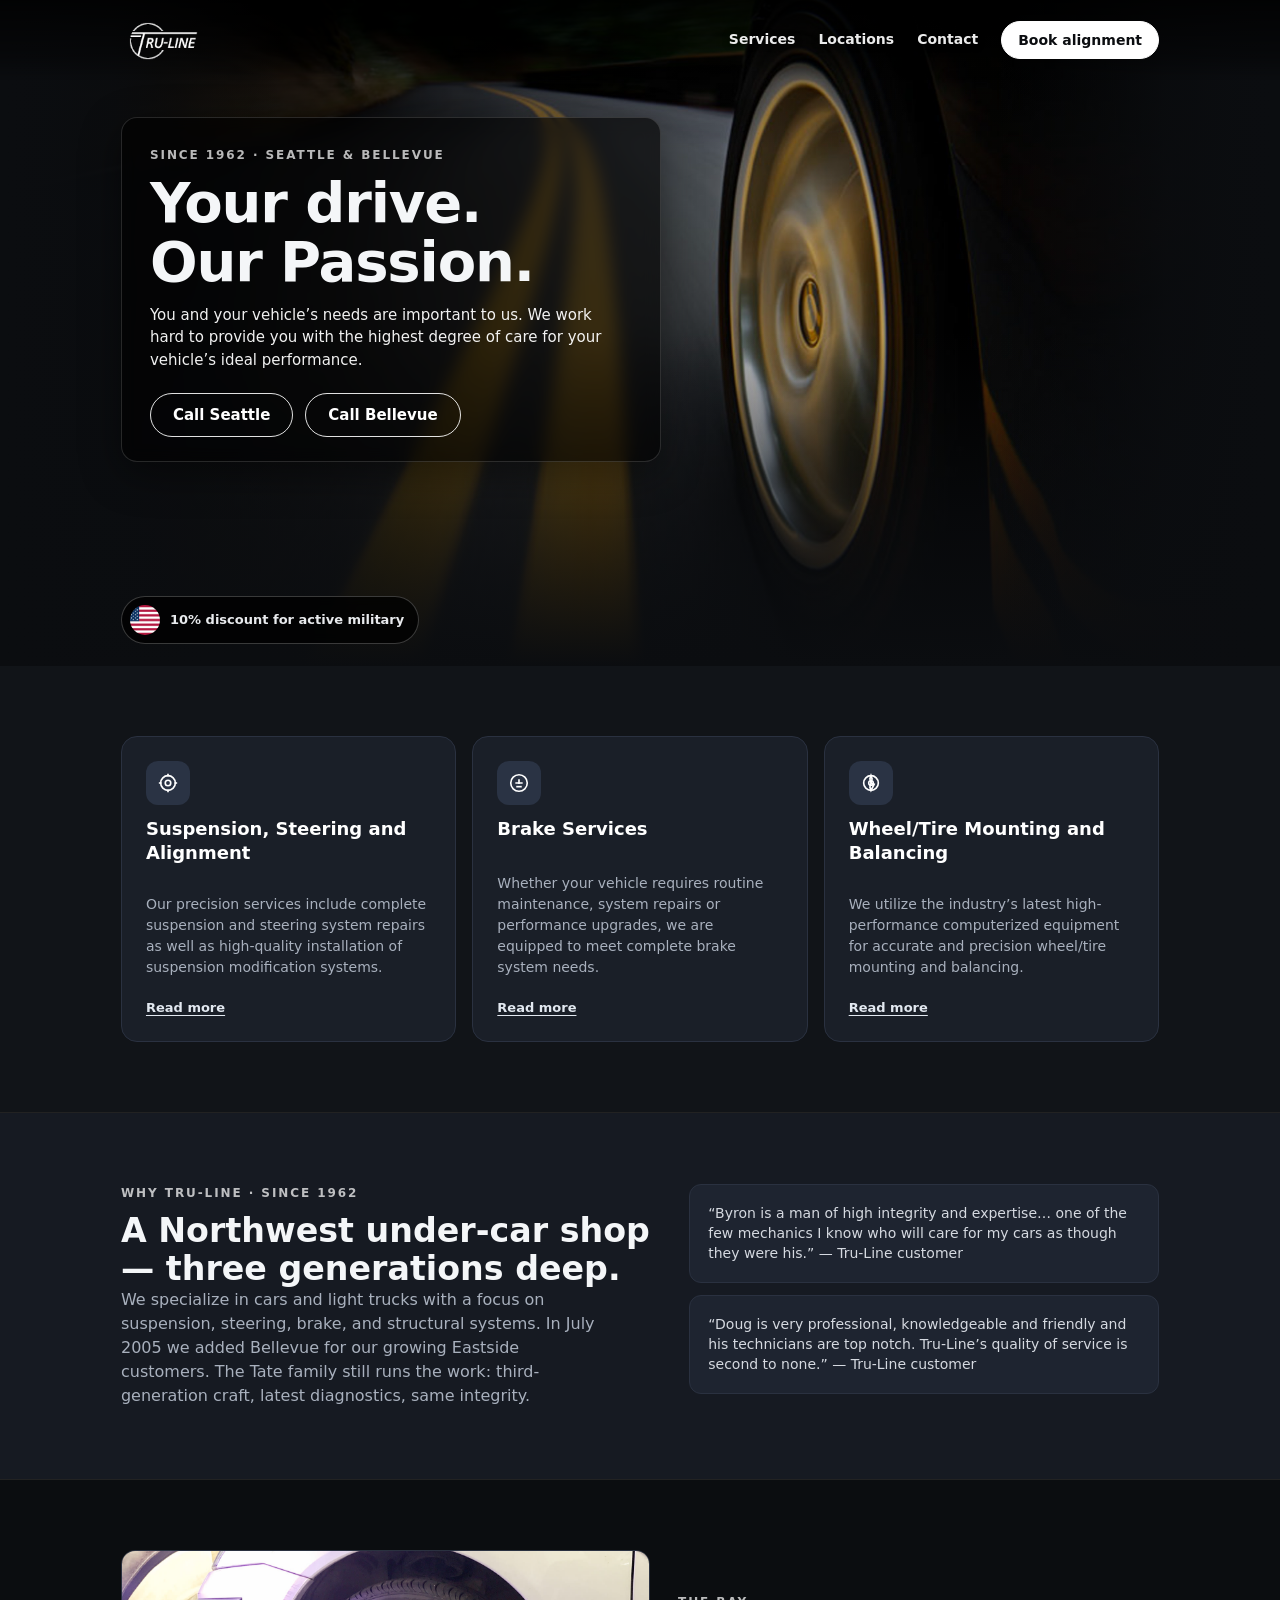
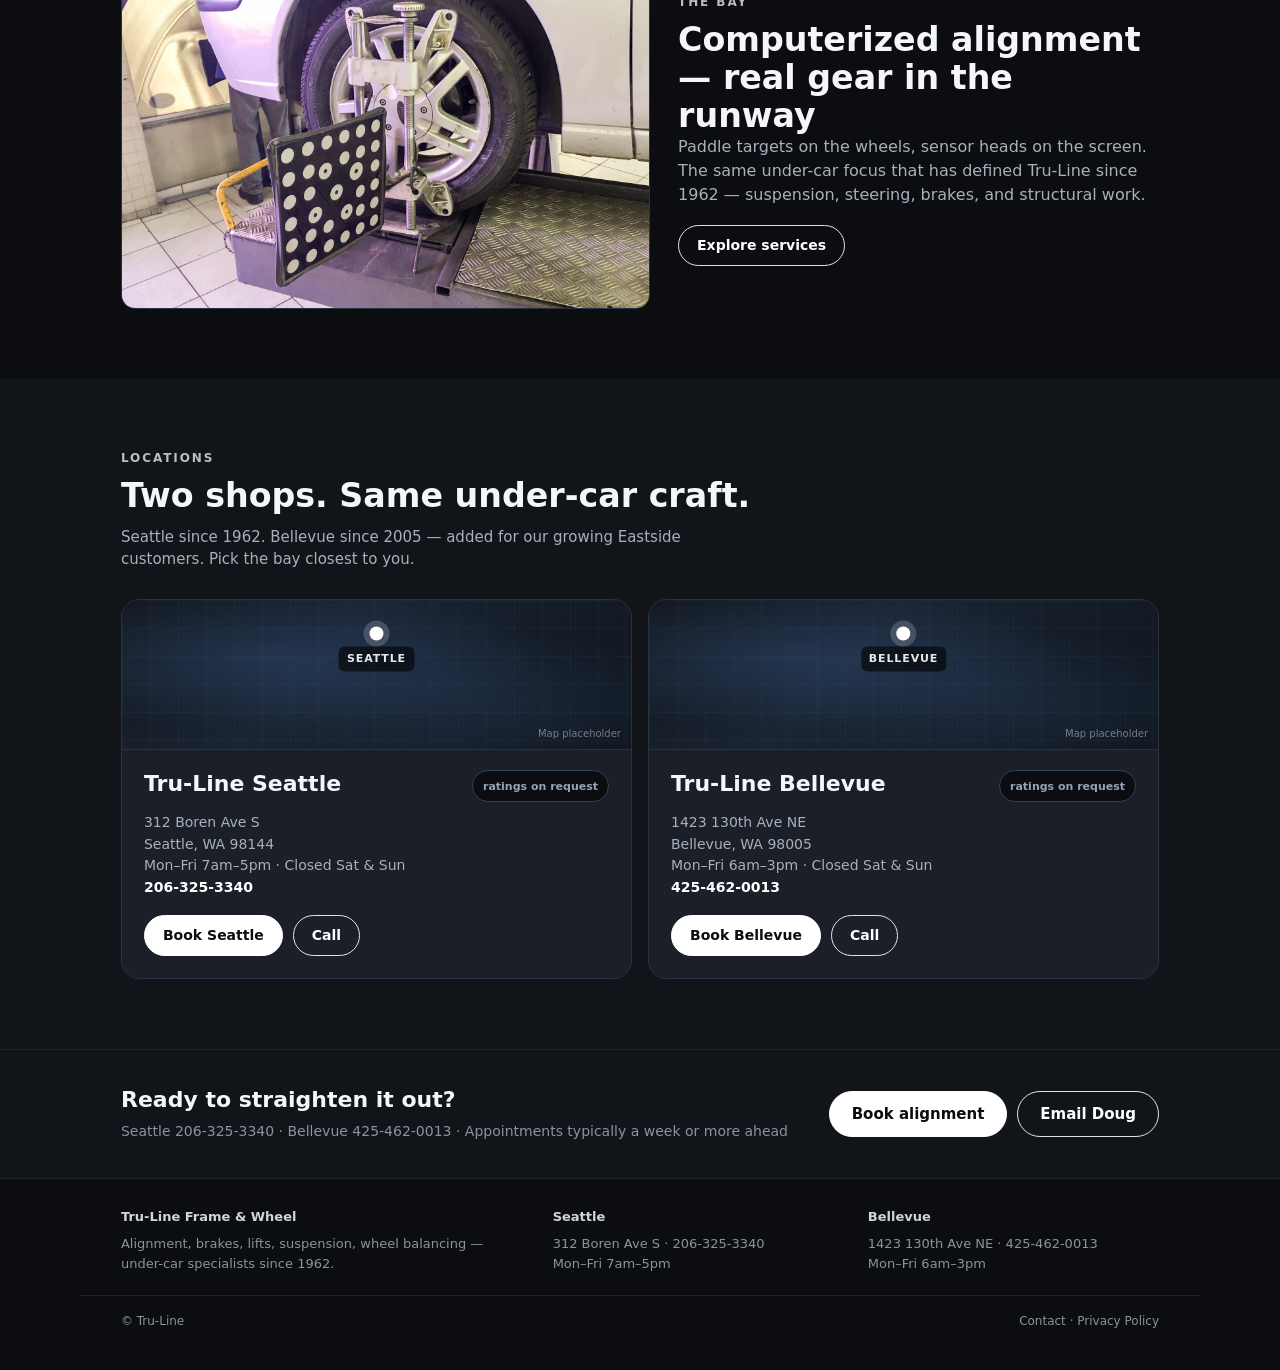
<file: index.html>
<!DOCTYPE html>
<html lang="en">
<head>
<meta charset="utf-8"/>
<meta name="viewport" content="width=device-width, initial-scale=1"/>
<title>Tru-Line Frame &amp; Wheel — Seattle &amp; Bellevue Alignment</title>
<meta name="description" content="Since 1962. Precision alignment, suspension, brakes, and under-car craft in Seattle and Bellevue. Doug Tate · Tru-Line."/>
<link rel="stylesheet" href="css/site.css"/>
<link rel="icon" href="assets/truline-logo.png"/>
</head>
<body>

<header class="site-header">
  <div class="nav-inner">
    <a class="logo" href="index.html"><img src="assets/truline-logo.png" alt="Tru-Line Frame &amp; Wheel"/></a>
    <button class="nav-toggle" type="button" aria-expanded="false" aria-controls="nav-menu">Menu</button>
    <nav class="nav-links" id="nav-menu">
      <a href="services.html">Services</a>
      <a href="locations.html">Locations</a>
      <a href="contact.html">Contact</a>
      <a class="btn" href="contact.html#book">Book alignment</a>
    </nav>
  </div>
</header>

<section class="hero">
  <div class="hero-photo" aria-hidden="true"></div>
  <div class="hero-inner">
    <div class="hero-copy">
      <div class="eyebrow">Since 1962 · Seattle &amp; Bellevue</div>
      <h1>Your drive.<br>Our Passion.</h1>
      <p class="lead">You and your vehicle&rsquo;s needs are important to us. We work hard to provide you with the highest degree of care for your vehicle&rsquo;s ideal performance.</p>
      <div class="actions">
        <a class="btn-ghost" href="tel:2063253340">Call Seattle</a>
        <a class="btn-ghost" href="tel:4254620013">Call Bellevue</a>
      </div>
    </div>
  </div>
  <div class="military-badge">
    <img src="assets/military.jpg" alt=""/>
    <span>10% discount for active military</span>
  </div>
</section>

<section class="section section-muted">
  <div class="wrap">
    <div class="grid-3">
      <article class="card">
        <div class="icon" aria-hidden="true"><svg viewBox="0 0 24 24" fill="none" stroke="#fff" stroke-width="1.8"><circle cx="12" cy="12" r="8"/><circle cx="12" cy="12" r="3"/><path d="M12 2v3M12 19v3M2 12h3M19 12h3"/></svg></div>
        <h3>Suspension, Steering and Alignment</h3>
        <p>Our precision services include complete suspension and steering system repairs as well as high-quality installation of suspension modification systems.</p>
        <a class="more" href="services.html#alignment">Read more</a>
      </article>
      <article class="card">
        <div class="icon" aria-hidden="true"><svg viewBox="0 0 24 24" fill="none" stroke="#fff" stroke-width="1.8"><circle cx="12" cy="12" r="9"/><path d="M8 12h8M12 8v5"/><path d="M9 16h6"/></svg></div>
        <h3>Brake Services</h3>
        <p>Whether your vehicle requires routine maintenance, system repairs or performance upgrades, we are equipped to meet complete brake system needs.</p>
        <a class="more" href="services.html#brakes">Read more</a>
      </article>
      <article class="card">
        <div class="icon" aria-hidden="true"><svg viewBox="0 0 24 24" fill="none" stroke="#fff" stroke-width="1.8"><circle cx="12" cy="12" r="8"/><circle cx="12" cy="12" r="2.5"/><path d="M12 4l1.2 3.5L12 12 10.8 7.5zM12 12l3.5 1.2L12 20l-1.2-3.5z"/></svg></div>
        <h3>Wheel/Tire Mounting and Balancing</h3>
        <p>We utilize the industry&rsquo;s latest high-performance computerized equipment for accurate and precision wheel/tire mounting and balancing.</p>
        <a class="more" href="services.html#wheels">Read more</a>
      </article>
    </div>
  </div>
</section>

<section class="section section-deep why">
  <div class="wrap grid-2">
    <div>
      <div class="eyebrow">Why Tru-Line · Since 1962</div>
      <h2>A Northwest under-car shop — three generations deep.</h2>
      <p class="body">We specialize in cars and light trucks with a focus on suspension, steering, brake, and structural systems. In July 2005 we added Bellevue for our growing Eastside customers. The Tate family still runs the work: third-generation craft, latest diagnostics, same integrity.</p>
    </div>
    <div class="quotes">
      <blockquote class="quote">&ldquo;Byron is a man of high integrity and expertise… one of the few mechanics I know who will care for my cars as though they were his.&rdquo; — Tru-Line customer</blockquote>
      <blockquote class="quote">&ldquo;Doug is very professional, knowledgeable and friendly and his technicians are top notch. Tru-Line&rsquo;s quality of service is second to none.&rdquo; — Tru-Line customer</blockquote>
    </div>
  </div>
</section>

<section class="section">
  <div class="wrap bay-grid">
    <img src="assets/bay-paddle.jpg" alt="Alignment target paddle clamped on a wheel in the Tru-Line bay"/>
    <div>
      <div class="eyebrow">The bay</div>
      <h2>Computerized alignment — real gear in the runway</h2>
      <p>Paddle targets on the wheels, sensor heads on the screen. The same under-car focus that has defined Tru-Line since 1962 — suspension, steering, brakes, and structural work.</p>
      <div class="actions" style="margin-top:18px">
        <a class="btn-ghost btn-sm" href="services.html">Explore services</a>
      </div>
    </div>
  </div>
</section>

<section class="section section-muted">
  <div class="wrap">
    <div class="section-head">
      <div class="eyebrow">Locations</div>
      <h2>Two shops. Same under-car craft.</h2>
      <p>Seattle since 1962. Bellevue since 2005 — added for our growing Eastside customers. Pick the bay closest to you.</p>
    </div>
    <div class="loc-grid">
      <article class="loc-card">
        <div class="loc-map" aria-hidden="true">
          <div class="loc-map-pin"><div class="dot"></div><div class="label">Seattle</div></div>
          <div class="loc-map-note">Map placeholder</div>
        </div>
        <div class="loc-body">
          <div class="loc-top">
            <h3>Tru-Line Seattle</h3>
            <div class="stars"><span class="ph">ratings on request</span></div>
          </div>
          <div class="loc-meta">
            312 Boren Ave S<br>Seattle, WA 98144<br>
            Mon–Fri 7am–5pm · Closed Sat &amp; Sun<br>
            <strong>206-325-3340</strong>
          </div>
          <div class="loc-actions">
            <a class="btn btn-sm" href="contact.html#book">Book Seattle</a>
            <a class="btn-ghost btn-sm" href="tel:2063253340">Call</a>
          </div>
        </div>
      </article>
      <article class="loc-card">
        <div class="loc-map" aria-hidden="true">
          <div class="loc-map-pin"><div class="dot"></div><div class="label">Bellevue</div></div>
          <div class="loc-map-note">Map placeholder</div>
        </div>
        <div class="loc-body">
          <div class="loc-top">
            <h3>Tru-Line Bellevue</h3>
            <div class="stars"><span class="ph">ratings on request</span></div>
          </div>
          <div class="loc-meta">
            1423 130th Ave NE<br>Bellevue, WA 98005<br>
            Mon–Fri 6am–3pm · Closed Sat &amp; Sun<br>
            <strong>425-462-0013</strong>
          </div>
          <div class="loc-actions">
            <a class="btn btn-sm" href="contact.html#book">Book Bellevue</a>
            <a class="btn-ghost btn-sm" href="tel:4254620013">Call</a>
          </div>
        </div>
      </article>
    </div>
  </div>
</section>

<section class="cta-bar">
  <div class="inner">
    <div>
      <h3>Ready to straighten it out?</h3>
      <div class="sub">Seattle 206-325-3340 · Bellevue 425-462-0013 · Appointments typically a week or more ahead</div>
    </div>
    <div class="cta-actions">
      <a class="btn" href="contact.html#book">Book alignment</a>
      <a class="btn-ghost" href="mailto:dtate@trulineseattle.com">Email Doug</a>
    </div>
  </div>
</section>

<footer class="site-footer">
  <div class="inner">
    <div>
      <strong>Tru-Line Frame &amp; Wheel</strong>
      Alignment, brakes, lifts, suspension, wheel balancing — under-car specialists since 1962.
    </div>
    <div>
      <strong>Seattle</strong>
      312 Boren Ave S · 206-325-3340<br>Mon–Fri 7am–5pm
    </div>
    <div>
      <strong>Bellevue</strong>
      1423 130th Ave NE · 425-462-0013<br>Mon–Fri 6am–3pm
    </div>
  </div>
  <div class="footer-bottom">
    <div>© Tru-Line</div>
    <div><a href="contact.html">Contact</a> · <a href="https://www.trulineseattle.com/privacy.html">Privacy Policy</a></div>
  </div>
</footer>
<script>
document.querySelector('.nav-toggle')?.addEventListener('click', function(){
  const m = document.getElementById('nav-menu');
  const open = m.classList.toggle('open');
  this.setAttribute('aria-expanded', open ? 'true' : 'false');
});
</script>
</body>
</html>
</file>
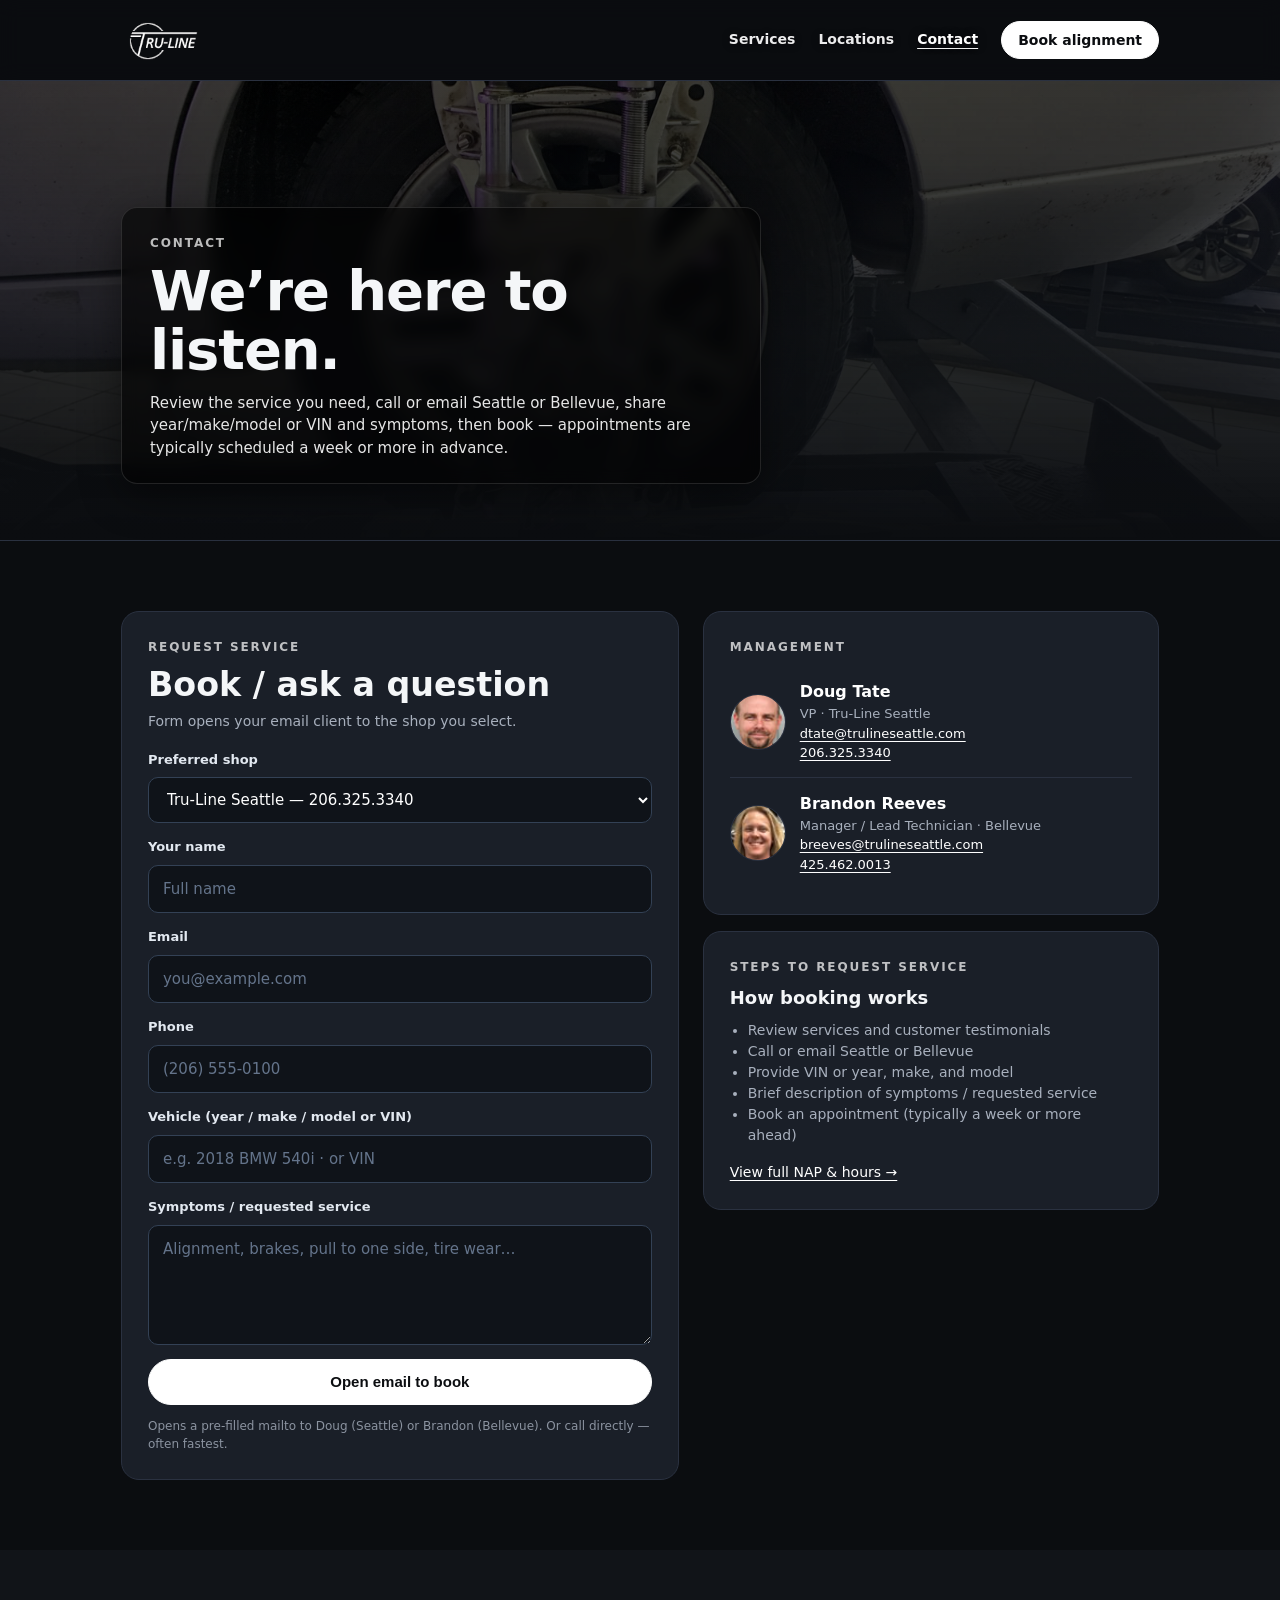
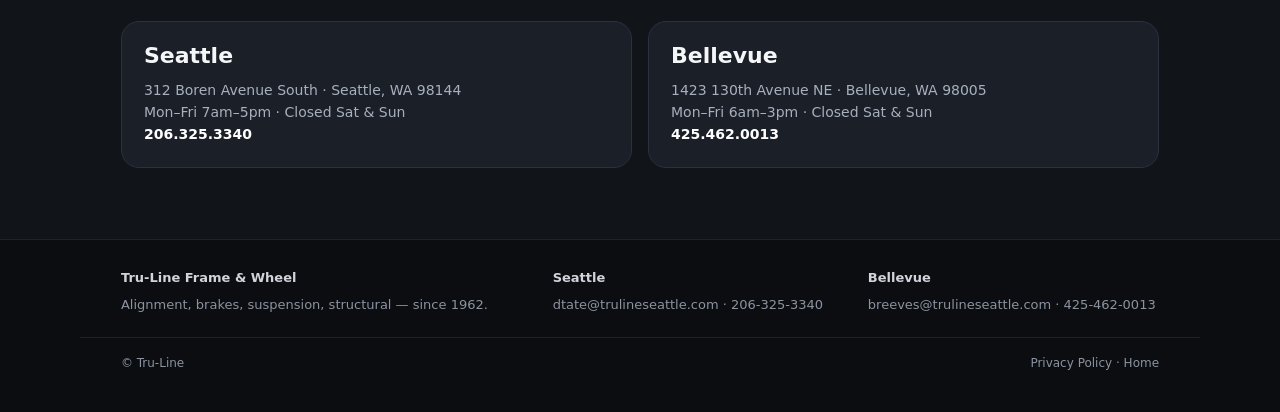
<file: contact.html>
<!DOCTYPE html>
<html lang="en">
<head>
<meta charset="utf-8"/>
<meta name="viewport" content="width=device-width, initial-scale=1"/>
<title>Contact — Tru-Line Frame &amp; Wheel</title>
<meta name="description" content="Contact Doug Tate at Tru-Line Seattle or Brandon Reeves at Bellevue. Book alignment — appointments typically a week ahead."/>
<link rel="stylesheet" href="css/site.css"/>
<link rel="icon" href="assets/truline-logo.png"/>
</head>
<body>

<header class="site-header is-solid">
  <div class="nav-inner">
    <a class="logo" href="index.html"><img src="assets/truline-logo.png" alt="Tru-Line Frame &amp; Wheel"/></a>
    <button class="nav-toggle" type="button" aria-expanded="false" aria-controls="nav-menu">Menu</button>
    <nav class="nav-links" id="nav-menu">
      <a href="services.html">Services</a>
      <a href="locations.html">Locations</a>
      <a href="contact.html" aria-current="page">Contact</a>
      <a class="btn" href="#book">Book alignment</a>
    </nav>
  </div>
</header>

<section class="page-hero">
  <div class="wrap">
    <div class="plate">
      <div class="eyebrow">Contact</div>
      <h1>We&rsquo;re here to listen.</h1>
      <p class="lead">Review the service you need, call or email Seattle or Bellevue, share year/make/model or VIN and symptoms, then book — appointments are typically scheduled a week or more in advance.</p>
    </div>
  </div>
</section>

<section class="section" id="book">
  <div class="wrap contact-grid">
    <div class="form-card">
      <div class="eyebrow">Request service</div>
      <h2 style="margin-bottom:6px">Book / ask a question</h2>
      <p style="color:var(--muted);font-size:14px;margin-bottom:18px">Form opens your email client to the shop you select.</p>
      <form id="demo-form" action="#" method="get">
        <div class="form-row">
          <label for="shop">Preferred shop</label>
          <select id="shop" name="shop" required>
            <option value="seattle">Tru-Line Seattle — 206.325.3340</option>
            <option value="bellevue">Tru-Line Bellevue — 425.462.0013</option>
          </select>
        </div>
        <div class="form-row">
          <label for="name">Your name</label>
          <input id="name" name="name" type="text" autocomplete="name" required placeholder="Full name"/>
        </div>
        <div class="form-row">
          <label for="email">Email</label>
          <input id="email" name="email" type="email" autocomplete="email" required placeholder="you@example.com"/>
        </div>
        <div class="form-row">
          <label for="phone">Phone</label>
          <input id="phone" name="phone" type="tel" autocomplete="tel" placeholder="(206) 555-0100"/>
        </div>
        <div class="form-row">
          <label for="vehicle">Vehicle (year / make / model or VIN)</label>
          <input id="vehicle" name="vehicle" type="text" placeholder="e.g. 2018 BMW 540i · or VIN"/>
        </div>
        <div class="form-row">
          <label for="msg">Symptoms / requested service</label>
          <textarea id="msg" name="msg" required placeholder="Alignment, brakes, pull to one side, tire wear…"></textarea>
        </div>
        <button class="btn btn-block" type="submit">Open email to book</button>
        <p class="form-note">Opens a pre-filled mailto to Doug (Seattle) or Brandon (Bellevue). Or call directly — often fastest.</p>
      </form>
    </div>

    <div>
      <div class="info-card" style="margin-bottom:16px">
        <div class="eyebrow">Management</div>
        <div class="person">
          <img src="assets/doug.jpg" alt="Doug Tate"/>
          <div>
            <div class="name">Doug Tate</div>
            <div class="role">VP · Tru-Line Seattle</div>
            <div class="role"><a href="mailto:dtate@trulineseattle.com">dtate@trulineseattle.com</a></div>
            <div class="role"><a href="tel:2063253340">206.325.3340</a></div>
          </div>
        </div>
        <div class="person">
          <img src="assets/brandon.jpg" alt="Brandon Reeves"/>
          <div>
            <div class="name">Brandon Reeves</div>
            <div class="role">Manager / Lead Technician · Bellevue</div>
            <div class="role"><a href="mailto:breeves@trulineseattle.com">breeves@trulineseattle.com</a></div>
            <div class="role"><a href="tel:4254620013">425.462.0013</a></div>
          </div>
        </div>
      </div>

      <div class="info-card">
        <div class="eyebrow">Steps to request service</div>
        <h3>How booking works</h3>
        <ul>
          <li>Review services and customer testimonials</li>
          <li>Call or email Seattle or Bellevue</li>
          <li>Provide VIN or year, make, and model</li>
          <li>Brief description of symptoms / requested service</li>
          <li>Book an appointment (typically a week or more ahead)</li>
        </ul>
        <p style="margin-top:16px"><a href="locations.html">View full NAP &amp; hours →</a></p>
      </div>
    </div>
  </div>
</section>

<section class="section section-muted">
  <div class="wrap loc-grid">
    <article class="loc-card">
      <div class="loc-body">
        <h3>Seattle</h3>
        <div class="loc-meta">
          312 Boren Avenue South · Seattle, WA 98144<br>
          Mon–Fri 7am–5pm · Closed Sat &amp; Sun<br>
          <strong><a href="tel:2063253340">206.325.3340</a></strong>
        </div>
      </div>
    </article>
    <article class="loc-card">
      <div class="loc-body">
        <h3>Bellevue</h3>
        <div class="loc-meta">
          1423 130th Avenue NE · Bellevue, WA 98005<br>
          Mon–Fri 6am–3pm · Closed Sat &amp; Sun<br>
          <strong><a href="tel:4254620013">425.462.0013</a></strong>
        </div>
      </div>
    </article>
  </div>
</section>

<footer class="site-footer">
  <div class="inner">
    <div><strong>Tru-Line Frame &amp; Wheel</strong>Alignment, brakes, suspension, structural — since 1962.</div>
    <div><strong>Seattle</strong>dtate@trulineseattle.com · 206-325-3340</div>
    <div><strong>Bellevue</strong>breeves@trulineseattle.com · 425-462-0013</div>
  </div>
  <div class="footer-bottom">
    <div>© Tru-Line</div>
    <div><a href="https://www.trulineseattle.com/privacy.html">Privacy Policy</a> · <a href="index.html">Home</a></div>
  </div>
</footer>
<script>
document.querySelector('.nav-toggle')?.addEventListener('click', function(){
  const m = document.getElementById('nav-menu');
  const open = m.classList.toggle('open');
  this.setAttribute('aria-expanded', open ? 'true' : 'false');
});
document.getElementById('demo-form')?.addEventListener('submit', function(e){
  e.preventDefault();
  const shop = document.getElementById('shop').value;
  const to = shop === 'bellevue' ? 'breeves@trulineseattle.com' : 'dtate@trulineseattle.com';
  const name = document.getElementById('name').value.trim();
  const email = document.getElementById('email').value.trim();
  const phone = document.getElementById('phone').value.trim();
  const vehicle = document.getElementById('vehicle').value.trim();
  const msg = document.getElementById('msg').value.trim();
  const subject = encodeURIComponent('Service request — Tru-Line ' + (shop === 'bellevue' ? 'Bellevue' : 'Seattle'));
  const body = encodeURIComponent(
    'Name: ' + name + '\nEmail: ' + email + '\nPhone: ' + phone +
    '\nVehicle: ' + vehicle + '\nShop: ' + shop +
    '\n\nMessage:\n' + msg +
    '\n\n—'
  );
  window.location.href = 'mailto:' + to + '?subject=' + subject + '&body=' + body;
});
</script>
</body>
</html>
</file>
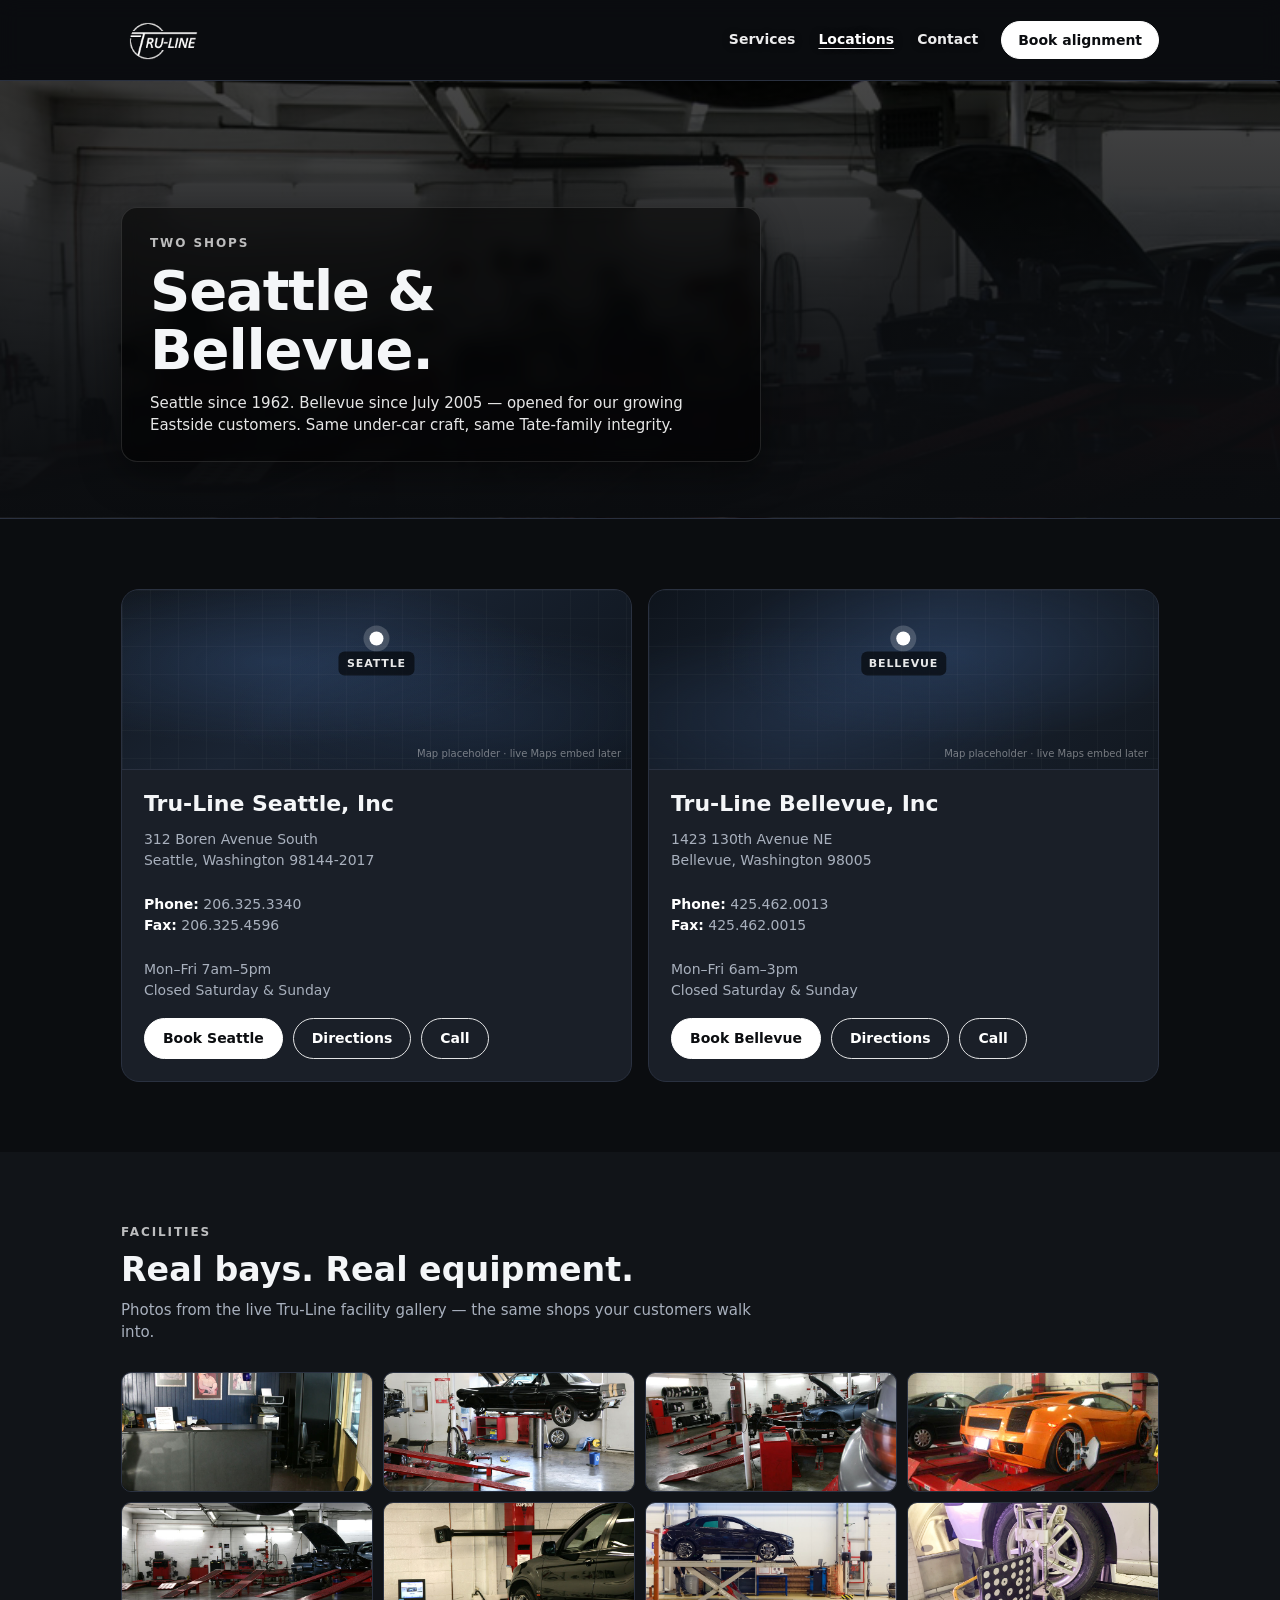
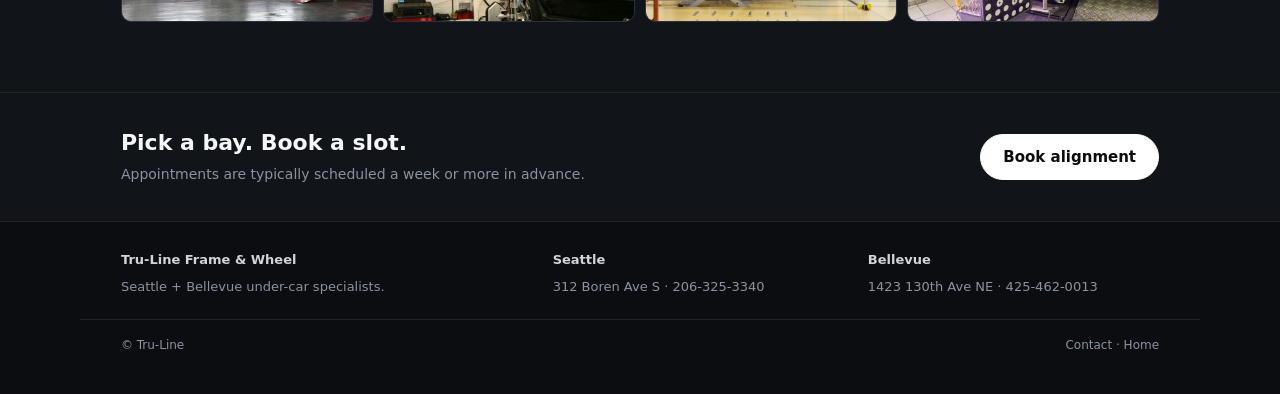
<file: locations.html>
<!DOCTYPE html>
<html lang="en">
<head>
<meta charset="utf-8"/>
<meta name="viewport" content="width=device-width, initial-scale=1"/>
<title>Locations — Tru-Line Seattle &amp; Bellevue</title>
<meta name="description" content="Two Tru-Line shops: Seattle (312 Boren Ave S) and Bellevue (1423 130th Ave NE). Hours, phones, and directions."/>
<link rel="stylesheet" href="css/site.css"/>
<link rel="icon" href="assets/truline-logo.png"/>
</head>
<body>

<header class="site-header is-solid">
  <div class="nav-inner">
    <a class="logo" href="index.html"><img src="assets/truline-logo.png" alt="Tru-Line Frame &amp; Wheel"/></a>
    <button class="nav-toggle" type="button" aria-expanded="false" aria-controls="nav-menu">Menu</button>
    <nav class="nav-links" id="nav-menu">
      <a href="services.html">Services</a>
      <a href="locations.html" aria-current="page">Locations</a>
      <a href="contact.html">Contact</a>
      <a class="btn" href="contact.html#book">Book alignment</a>
    </nav>
  </div>
</header>

<section class="page-hero" style="background-image: linear-gradient(180deg, rgba(0,0,0,.72) 0%, rgba(11,13,16,.9) 55%, #0b0d10 100%), url('assets/facility-shop.jpg'); background-size: cover; background-position: 50% 40%;">
  <div class="wrap">
    <div class="plate">
      <div class="eyebrow">Two shops</div>
      <h1>Seattle &amp; Bellevue.</h1>
      <p class="lead">Seattle since 1962. Bellevue since July 2005 — opened for our growing Eastside customers. Same under-car craft, same Tate-family integrity.</p>
    </div>
  </div>
</section>

<section class="section">
  <div class="wrap loc-grid">
    <article class="loc-card" id="seattle">
      <div class="loc-map" aria-hidden="true" style="height:180px">
        <div class="loc-map-pin"><div class="dot"></div><div class="label">Seattle</div></div>
        <div class="loc-map-note">Map placeholder · live Maps embed later</div>
      </div>
      <div class="loc-body">
        <div class="loc-top">
          <h3>Tru-Line Seattle, Inc</h3>
        </div>
        <div class="loc-meta">
          312 Boren Avenue South<br>
          Seattle, Washington 98144-2017<br><br>
          <strong>Phone:</strong> <a href="tel:2063253340">206.325.3340</a><br>
          <strong>Fax:</strong> 206.325.4596<br><br>
          Mon–Fri 7am–5pm<br>
          Closed Saturday &amp; Sunday
        </div>
        <div class="loc-actions">
          <a class="btn btn-sm" href="contact.html#book">Book Seattle</a>
          <a class="btn-ghost btn-sm" href="https://maps.google.com/?q=312+Boren+Ave+S+Seattle+WA+98144" target="_blank" rel="noopener">Directions</a>
          <a class="btn-ghost btn-sm" href="tel:2063253340">Call</a>
        </div>
      </div>
    </article>

    <article class="loc-card" id="bellevue">
      <div class="loc-map" aria-hidden="true" style="height:180px;background:radial-gradient(ellipse at 60% 35%, rgba(56,90,140,.35), transparent 55%),radial-gradient(ellipse at 30% 70%, rgba(40,60,90,.4), transparent 50%),linear-gradient(135deg, #0e141c 0%, #1a2433 45%, #121820 100%)">
        <div class="loc-map-pin"><div class="dot"></div><div class="label">Bellevue</div></div>
        <div class="loc-map-note">Map placeholder · live Maps embed later</div>
      </div>
      <div class="loc-body">
        <div class="loc-top">
          <h3>Tru-Line Bellevue, Inc</h3>
        </div>
        <div class="loc-meta">
          1423 130th Avenue NE<br>
          Bellevue, Washington 98005<br><br>
          <strong>Phone:</strong> <a href="tel:4254620013">425.462.0013</a><br>
          <strong>Fax:</strong> 425.462.0015<br><br>
          Mon–Fri 6am–3pm<br>
          Closed Saturday &amp; Sunday
        </div>
        <div class="loc-actions">
          <a class="btn btn-sm" href="contact.html#book">Book Bellevue</a>
          <a class="btn-ghost btn-sm" href="https://maps.google.com/?q=1423+130th+Ave+NE+Bellevue+WA+98005" target="_blank" rel="noopener">Directions</a>
          <a class="btn-ghost btn-sm" href="tel:4254620013">Call</a>
        </div>
      </div>
    </article>
  </div>
</section>

<section class="section section-muted">
  <div class="wrap">
    <div class="section-head">
      <div class="eyebrow">Facilities</div>
      <h2>Real bays. Real equipment.</h2>
      <p>Photos from the live Tru-Line facility gallery — the same shops your customers walk into.</p>
    </div>
    <div class="gallery">
      <img src="assets/facility-bay.jpg" alt="Tru-Line facility"/>
      <img src="assets/facility-lift.jpg" alt="Lift bay"/>
      <img src="assets/facility-equip.jpg" alt="Shop equipment"/>
      <img src="assets/facility-align.jpg" alt="Alignment area"/>
      <img src="assets/facility-shop.jpg" alt="Shop floor"/>
      <img src="assets/facility-frame.jpg" alt="Frame area"/>
      <img src="assets/bay-full.jpg" alt="Alignment bay overview"/>
      <img src="assets/bay-paddle.jpg" alt="Alignment paddle detail"/>
    </div>
  </div>
</section>

<section class="cta-bar">
  <div class="inner">
    <div>
      <h3>Pick a bay. Book a slot.</h3>
      <div class="sub">Appointments are typically scheduled a week or more in advance.</div>
    </div>
    <div class="cta-actions">
      <a class="btn" href="contact.html#book">Book alignment</a>
    </div>
  </div>
</section>

<footer class="site-footer">
  <div class="inner">
    <div><strong>Tru-Line Frame &amp; Wheel</strong>Seattle + Bellevue under-car specialists.</div>
    <div><strong>Seattle</strong>312 Boren Ave S · 206-325-3340</div>
    <div><strong>Bellevue</strong>1423 130th Ave NE · 425-462-0013</div>
  </div>
  <div class="footer-bottom">
    <div>© Tru-Line</div>
    <div><a href="contact.html">Contact</a> · <a href="index.html">Home</a></div>
  </div>
</footer>
<script>
document.querySelector('.nav-toggle')?.addEventListener('click', function(){
  const m = document.getElementById('nav-menu');
  const open = m.classList.toggle('open');
  this.setAttribute('aria-expanded', open ? 'true' : 'false');
});
</script>
</body>
</html>
</file>
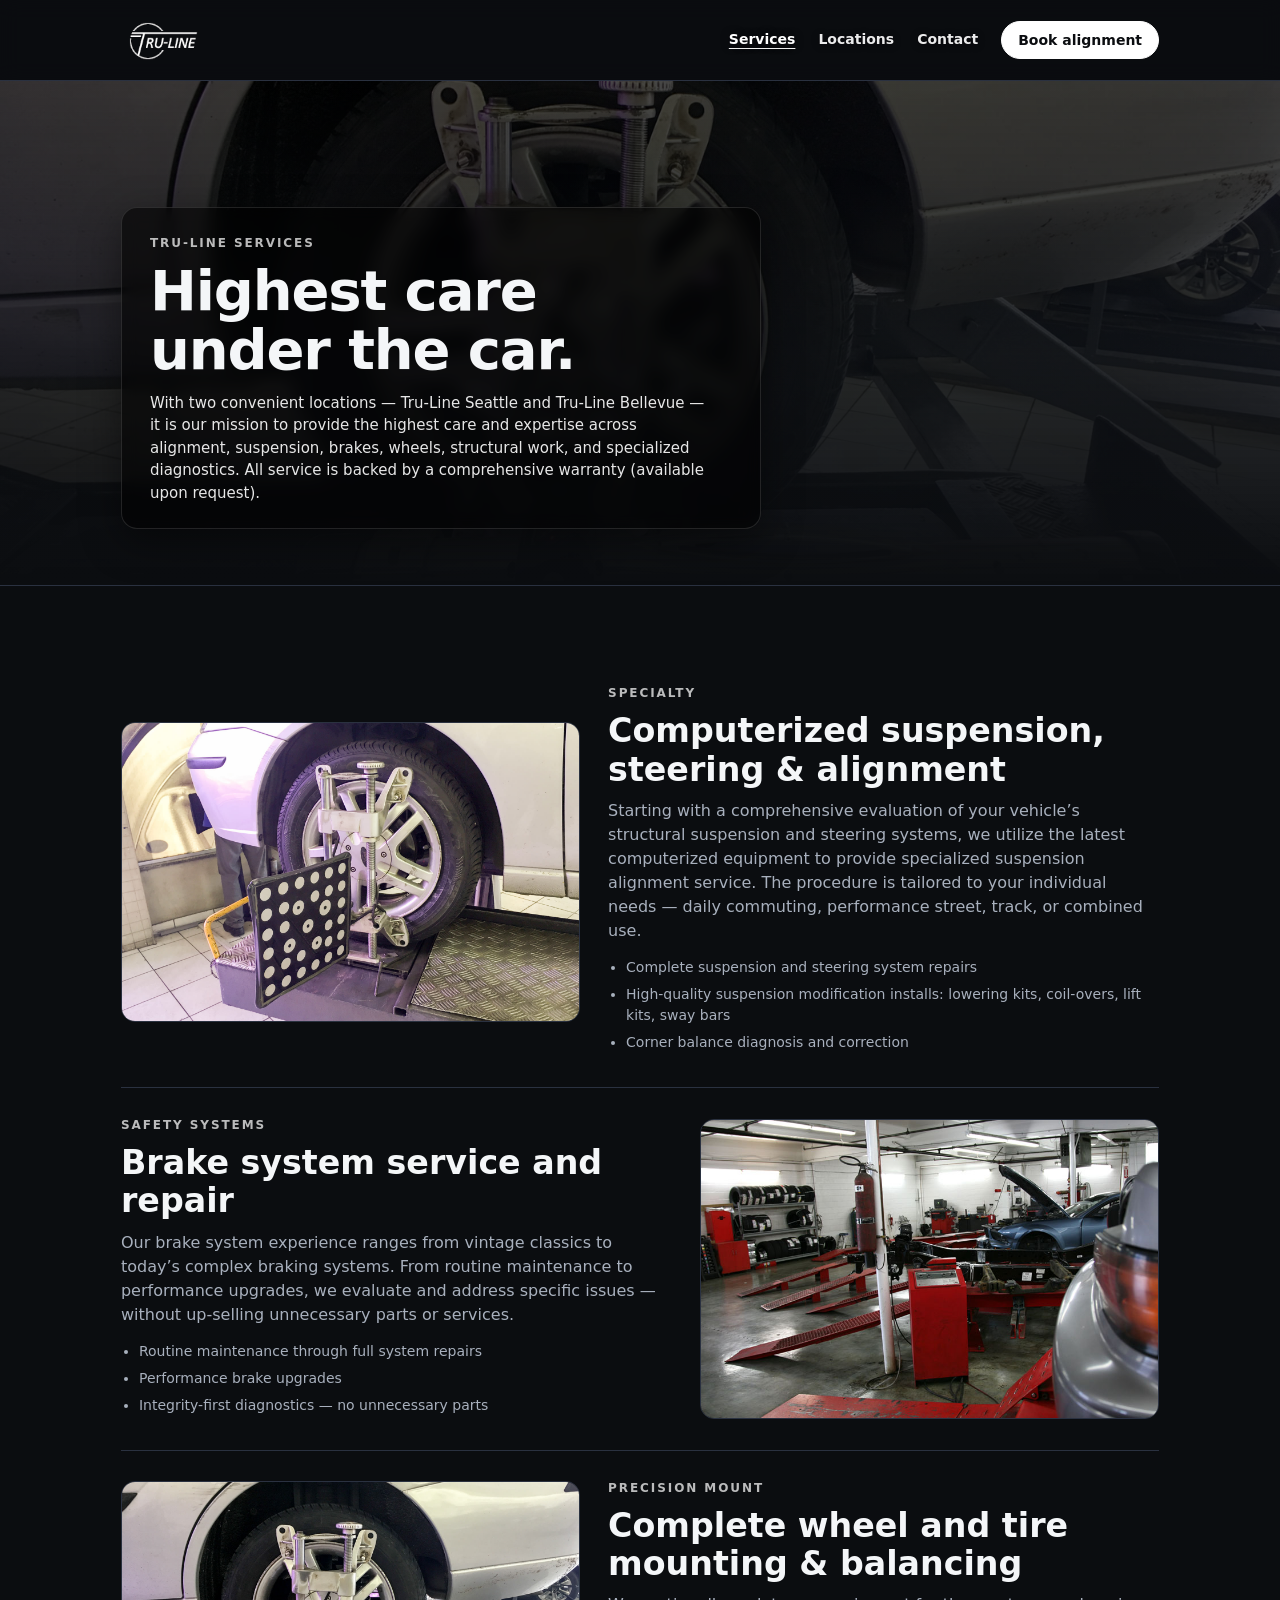
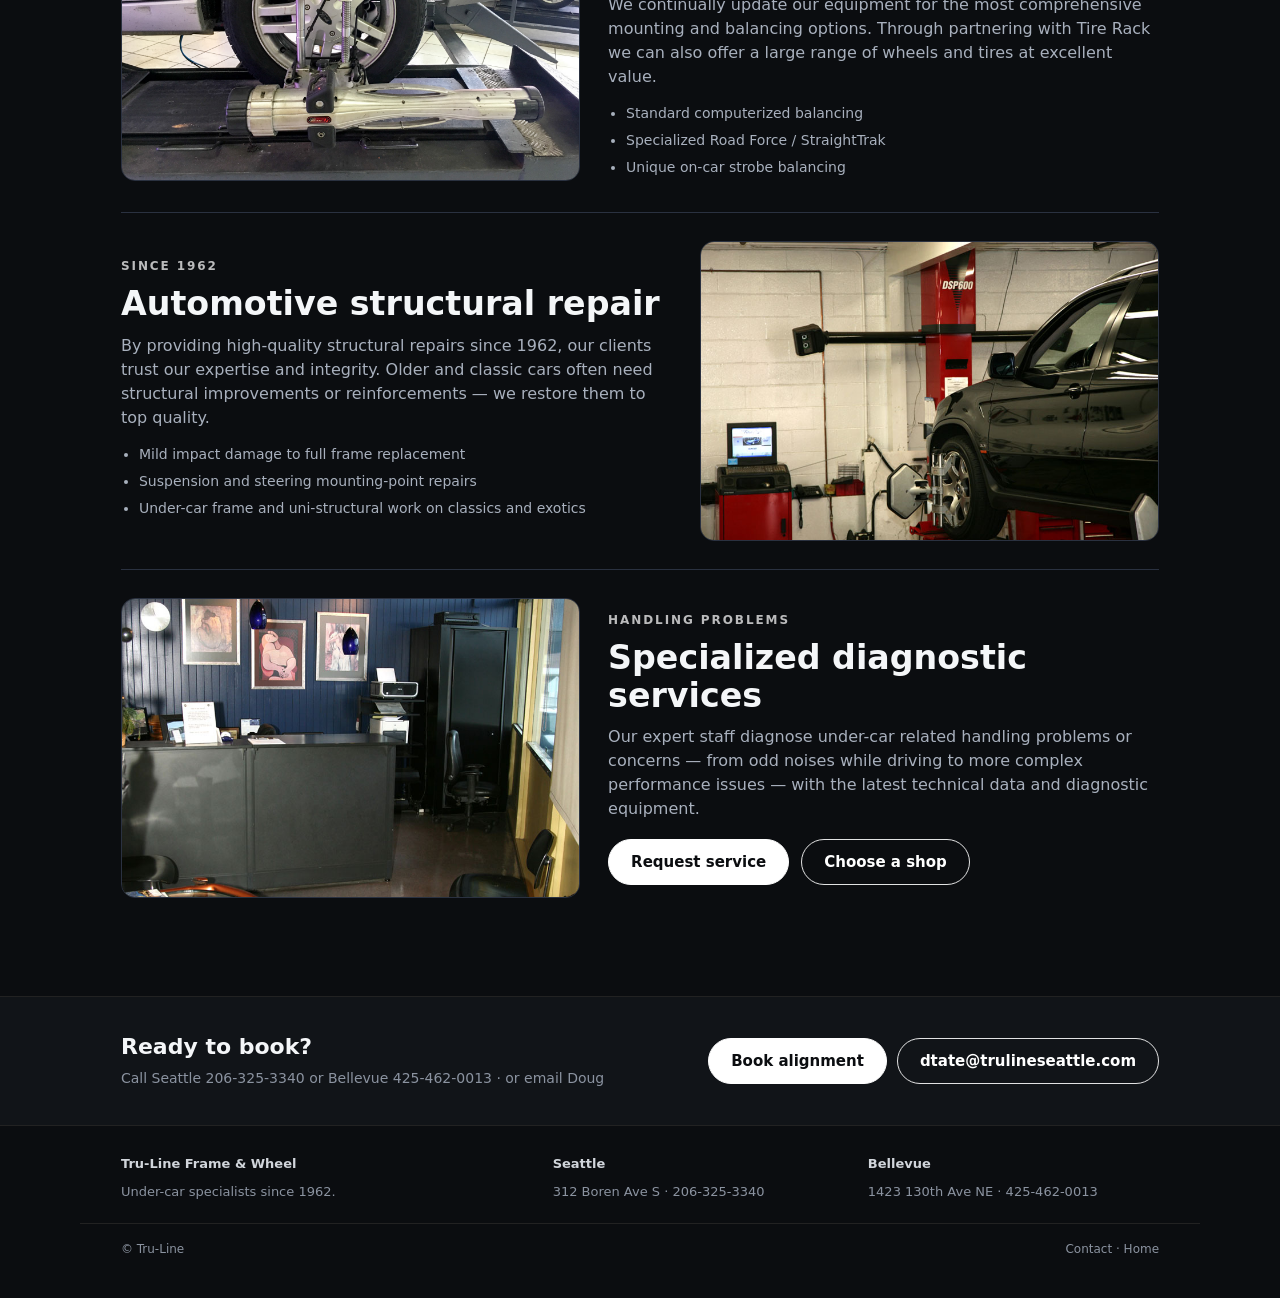
<file: services.html>
<!DOCTYPE html>
<html lang="en">
<head>
<meta charset="utf-8"/>
<meta name="viewport" content="width=device-width, initial-scale=1"/>
<title>Services — Tru-Line Frame &amp; Wheel</title>
<meta name="description" content="Computerized alignment, suspension, brakes, wheel/tire mounting, structural repair, and under-car diagnostics in Seattle and Bellevue."/>
<link rel="stylesheet" href="css/site.css"/>
<link rel="icon" href="assets/truline-logo.png"/>
</head>
<body>

<header class="site-header is-solid">
  <div class="nav-inner">
    <a class="logo" href="index.html"><img src="assets/truline-logo.png" alt="Tru-Line Frame &amp; Wheel"/></a>
    <button class="nav-toggle" type="button" aria-expanded="false" aria-controls="nav-menu">Menu</button>
    <nav class="nav-links" id="nav-menu">
      <a href="services.html" aria-current="page">Services</a>
      <a href="locations.html">Locations</a>
      <a href="contact.html">Contact</a>
      <a class="btn" href="contact.html#book">Book alignment</a>
    </nav>
  </div>
</header>

<section class="page-hero">
  <div class="wrap">
    <div class="plate">
      <div class="eyebrow">Tru-Line services</div>
      <h1>Highest care under the car.</h1>
      <p class="lead">With two convenient locations — Tru-Line Seattle and Tru-Line Bellevue — it is our mission to provide the highest care and expertise across alignment, suspension, brakes, wheels, structural work, and specialized diagnostics. All service is backed by a comprehensive warranty (available upon request).</p>
    </div>
  </div>
</section>

<section class="section">
  <div class="wrap">
    <article class="svc-block" id="alignment">
      <img src="assets/bay-paddle.jpg" alt="Computerized alignment paddle targets on a wheel"/>
      <div>
        <div class="eyebrow">Specialty</div>
        <h2>Computerized suspension, steering &amp; alignment</h2>
        <p>Starting with a comprehensive evaluation of your vehicle&rsquo;s structural suspension and steering systems, we utilize the latest computerized equipment to provide specialized suspension alignment service. The procedure is tailored to your individual needs — daily commuting, performance street, track, or combined use.</p>
        <ul>
          <li>Complete suspension and steering system repairs</li>
          <li>High-quality suspension modification installs: lowering kits, coil-overs, lift kits, sway bars</li>
          <li>Corner balance diagnosis and correction</li>
        </ul>
      </div>
    </article>

    <article class="svc-block reverse" id="brakes">
      <img src="assets/facility-equip.jpg" alt="Shop equipment at Tru-Line"/>
      <div>
        <div class="eyebrow">Safety systems</div>
        <h2>Brake system service and repair</h2>
        <p>Our brake system experience ranges from vintage classics to today&rsquo;s complex braking systems. From routine maintenance to performance upgrades, we evaluate and address specific issues — without up-selling unnecessary parts or services.</p>
        <ul>
          <li>Routine maintenance through full system repairs</li>
          <li>Performance brake upgrades</li>
          <li>Integrity-first diagnostics — no unnecessary parts</li>
        </ul>
      </div>
    </article>

    <article class="svc-block" id="wheels">
      <img src="assets/bay-sensor.jpg" alt="Alignment sensor equipment in the bay"/>
      <div>
        <div class="eyebrow">Precision mount</div>
        <h2>Complete wheel and tire mounting &amp; balancing</h2>
        <p>We continually update our equipment for the most comprehensive mounting and balancing options. Through partnering with Tire Rack we can also offer a large range of wheels and tires at excellent value.</p>
        <ul>
          <li>Standard computerized balancing</li>
          <li>Specialized Road Force / StraightTrak</li>
          <li>Unique on-car strobe balancing</li>
        </ul>
      </div>
    </article>

    <article class="svc-block reverse" id="structural">
      <img src="assets/facility-frame.jpg" alt="Structural and frame work area"/>
      <div>
        <div class="eyebrow">Since 1962</div>
        <h2>Automotive structural repair</h2>
        <p>By providing high-quality structural repairs since 1962, our clients trust our expertise and integrity. Older and classic cars often need structural improvements or reinforcements — we restore them to top quality.</p>
        <ul>
          <li>Mild impact damage to full frame replacement</li>
          <li>Suspension and steering mounting-point repairs</li>
          <li>Under-car frame and uni-structural work on classics and exotics</li>
        </ul>
      </div>
    </article>

    <article class="svc-block" id="diagnostics">
      <img src="assets/facility-bay.jpg" alt="Tru-Line facility bay"/>
      <div>
        <div class="eyebrow">Handling problems</div>
        <h2>Specialized diagnostic services</h2>
        <p>Our expert staff diagnose under-car related handling problems or concerns — from odd noises while driving to more complex performance issues — with the latest technical data and diagnostic equipment.</p>
        <div class="actions" style="margin-top:18px">
          <a class="btn" href="contact.html#book">Request service</a>
          <a class="btn-ghost" href="locations.html">Choose a shop</a>
        </div>
      </div>
    </article>
  </div>
</section>

<section class="cta-bar">
  <div class="inner">
    <div>
      <h3>Ready to book?</h3>
      <div class="sub">Call Seattle 206-325-3340 or Bellevue 425-462-0013 · or email Doug</div>
    </div>
    <div class="cta-actions">
      <a class="btn" href="contact.html#book">Book alignment</a>
      <a class="btn-ghost" href="mailto:dtate@trulineseattle.com">dtate@trulineseattle.com</a>
    </div>
  </div>
</section>

<footer class="site-footer">
  <div class="inner">
    <div><strong>Tru-Line Frame &amp; Wheel</strong>Under-car specialists since 1962.</div>
    <div><strong>Seattle</strong>312 Boren Ave S · 206-325-3340</div>
    <div><strong>Bellevue</strong>1423 130th Ave NE · 425-462-0013</div>
  </div>
  <div class="footer-bottom">
    <div>© Tru-Line</div>
    <div><a href="contact.html">Contact</a> · <a href="index.html">Home</a></div>
  </div>
</footer>
<script>
document.querySelector('.nav-toggle')?.addEventListener('click', function(){
  const m = document.getElementById('nav-menu');
  const open = m.classList.toggle('open');
  this.setAttribute('aria-expanded', open ? 'true' : 'false');
});
</script>
</body>
</html>
</file>
<file: css/site.css>
/* Tru-Line Pages demo — dark cinematic Option A (locked)
   Fixes: frost plates, no yellow CTAs, ghost buttons fully styled,
   one primary Book above fold (nav), gutters/measure, soft photo edges. */

*, *::before, *::after { box-sizing: border-box; margin: 0; padding: 0; }

:root {
  --content-max: 1120px;
  --gutter: clamp(20px, 3.2vw, 48px);
  --page-bg: #0b0d10;
  --surface: #111418;
  --surface-2: #161a22;
  --card: #1a1f28;
  --border: #2a3140;
  --text: #f4f6f8;
  --muted: #a8b0bd;
  --muted-2: #8b93a0;
  --white: #ffffff;
  --ink: #0b0d10;
  --focus: #93c5fd;
  --radius: 16px;
  --radius-pill: 999px;
  --shadow-plate: 0 12px 40px rgba(0,0,0,.45);
}

html { scroll-behavior: smooth; }
body {
  font-family: system-ui, -apple-system, "Segoe UI", Roboto, Helvetica, Arial, sans-serif;
  background: var(--page-bg);
  color: var(--text);
  line-height: 1.5;
  -webkit-font-smoothing: antialiased;
  min-height: 100vh;
}
img { max-width: 100%; display: block; }
a { color: inherit; text-decoration: none; }
a:focus-visible, button:focus-visible, input:focus-visible, textarea:focus-visible, select:focus-visible {
  outline: 2px solid var(--focus);
  outline-offset: 3px;
}

.wrap {
  width: 100%;
  max-width: var(--content-max);
  margin-inline: auto;
  padding-inline: var(--gutter);
}
.eyebrow {
  text-transform: uppercase;
  letter-spacing: .16em;
  font-size: 12px;
  font-weight: 700;
  color: rgba(255,255,255,.72);
  margin-bottom: 10px;
}
h1 { font-size: clamp(34px, 4.4vw, 56px); line-height: 1.05; font-weight: 800; letter-spacing: -.02em; }
h2 { font-size: clamp(26px, 2.6vw, 34px); line-height: 1.15; font-weight: 800; }
h3 { font-size: 18px; font-weight: 700; line-height: 1.3; }

/* ——— Buttons ——— */
.btn {
  display: inline-flex; align-items: center; justify-content: center; gap: 8px;
  padding: 13px 22px;
  border-radius: var(--radius-pill);
  font-weight: 800;
  font-size: 15px;
  line-height: 1.2;
  background: var(--white);
  color: var(--ink);
  border: 1px solid var(--white);
  cursor: pointer;
  transition: transform .15s ease, background .15s ease, border-color .15s ease, color .15s ease;
}
.btn:hover { background: #e8eaed; }
.btn-ghost {
  display: inline-flex; align-items: center; justify-content: center; gap: 8px;
  padding: 12px 22px;
  border-radius: var(--radius-pill);
  font-weight: 700;
  font-size: 15px;
  line-height: 1.2;
  background: transparent;
  color: var(--white);
  border: 1.5px solid rgba(255,255,255,.88);
  cursor: pointer;
  transition: background .15s ease, border-color .15s ease;
}
.btn-ghost:hover { background: rgba(255,255,255,.08); border-color: #fff; }
.btn-sm { padding: 11px 18px; font-size: 14px; }
.btn-block { width: 100%; }

/* ——— Nav ——— */
.site-header {
  position: absolute; top: 0; left: 0; right: 0; z-index: 40;
  background: linear-gradient(180deg, rgba(0,0,0,.78) 0%, rgba(0,0,0,.35) 70%, transparent 100%);
}
.site-header.is-solid {
  position: sticky; top: 0;
  background: rgba(11,13,16,.92);
  backdrop-filter: blur(10px);
  -webkit-backdrop-filter: blur(10px);
  border-bottom: 1px solid var(--border);
}
.nav-inner {
  max-width: var(--content-max);
  margin-inline: auto;
  padding: 16px var(--gutter);
  display: flex; justify-content: space-between; align-items: center; gap: 16px;
}
.logo { display: flex; align-items: center; flex-shrink: 0; }
.logo img { height: 48px; width: auto; }
.nav-links {
  display: flex; align-items: center; gap: clamp(12px, 1.8vw, 26px);
  font-size: 14px; font-weight: 600;
}
.nav-links a:not(.btn) {
  color: #fff;
  text-shadow: 0 1px 8px rgba(0,0,0,.65);
  opacity: .92;
}
.nav-links a:not(.btn):hover,
.nav-links a:not(.btn)[aria-current="page"] { opacity: 1; text-decoration: underline; text-underline-offset: 4px; }
.nav-links .btn { text-shadow: none; padding: 10px 16px; font-size: 14px; }
.nav-toggle {
  display: none;
  background: rgba(0,0,0,.55);
  border: 1px solid rgba(255,255,255,.35);
  color: #fff;
  border-radius: 10px;
  padding: 10px 12px;
  font-weight: 700;
  font-size: 13px;
  cursor: pointer;
}

/* ——— Page hero (inner pages) ——— */
.page-hero {
  position: relative;
  padding: clamp(110px, 14vh, 140px) 0 clamp(40px, 5vw, 56px);
  background:
    linear-gradient(180deg, rgba(0,0,0,.72) 0%, rgba(11,13,16,.88) 55%, var(--page-bg) 100%),
    url('../assets/bay-sensor.jpg') 50% 40% / cover no-repeat;
  border-bottom: 1px solid var(--border);
}
.page-hero .wrap { max-width: var(--content-max); }
.page-hero h1 { margin-bottom: 12px; }
.page-hero .lead {
  max-width: 560px;
  color: rgba(255,255,255,.9);
  font-size: clamp(15px, 1.15vw, 18px);
}
.page-hero .plate {
  max-width: 640px;
  background: rgba(0,0,0,.58);
  backdrop-filter: blur(8px);
  -webkit-backdrop-filter: blur(8px);
  border: 1px solid rgba(255,255,255,.12);
  border-radius: var(--radius);
  padding: 26px 28px 24px;
  box-shadow: var(--shadow-plate);
}

/* ——— Home hero ——— */
.hero {
  position: relative;
  min-height: clamp(560px, 74vh, 820px);
  background: var(--page-bg);
  overflow: hidden;
}
.hero-photo {
  position: absolute; inset: 0;
  background:
    linear-gradient(180deg, transparent 50%, rgba(11,13,16,.65) 78%, #0b0d10 100%),
    linear-gradient(90deg, rgba(0,0,0,.9) 0%, rgba(0,0,0,.75) 26%, rgba(0,0,0,.38) 48%, rgba(0,0,0,.18) 68%, rgba(0,0,0,.5) 100%),
    linear-gradient(180deg, rgba(0,0,0,.55) 0%, transparent 150px),
    url('../assets/hero-drive.jpg') 28% 45% / cover no-repeat;
  -webkit-mask-image: linear-gradient(90deg, transparent 0%, #000 7%, #000 93%, transparent 100%);
  mask-image: linear-gradient(90deg, transparent 0%, #000 7%, #000 93%, transparent 100%);
}
.hero::before, .hero::after {
  content: ""; position: absolute; top: 0; bottom: 0; z-index: 1; pointer-events: none;
}
.hero::before {
  left: 0; width: min(22vw, 340px);
  background: linear-gradient(90deg, #0b0d10 0%, rgba(11,13,16,.85) 40%, transparent 100%);
}
.hero::after {
  right: 0; width: min(22vw, 340px);
  background: linear-gradient(270deg, #0b0d10 0%, rgba(11,13,16,.85) 40%, transparent 100%);
}
.hero-inner {
  position: relative; z-index: 2;
  max-width: var(--content-max);
  margin-inline: auto;
  padding: clamp(100px, 13vh, 132px) var(--gutter) clamp(56px, 7vh, 88px);
}
.hero-copy {
  max-width: 540px;
  background: rgba(0,0,0,.62);
  backdrop-filter: blur(8px);
  -webkit-backdrop-filter: blur(8px);
  border: 1px solid rgba(255,255,255,.14);
  border-radius: var(--radius);
  padding: 28px 28px 24px;
  box-shadow: var(--shadow-plate);
}
.hero-copy .lead {
  color: rgba(255,255,255,.94);
  font-size: clamp(15px, 1.15vw, 18px);
  margin: 12px 0 22px;
  max-width: 480px;
}
.actions { display: flex; gap: 12px; flex-wrap: wrap; }
.military-badge {
  position: absolute; z-index: 3;
  left: max(var(--gutter), calc((100% - var(--content-max)) / 2 + var(--gutter)));
  bottom: 22px;
  display: inline-flex; align-items: center; gap: 10px;
  background: rgba(0,0,0,.78);
  backdrop-filter: blur(6px);
  -webkit-backdrop-filter: blur(6px);
  border: 1px solid rgba(255,255,255,.22);
  border-radius: var(--radius-pill);
  padding: 8px 14px 8px 8px;
  font-size: 13px; font-weight: 700; color: #e8eaed;
}
.military-badge img {
  height: 30px; width: 30px; border-radius: 999px; object-fit: cover; flex-shrink: 0;
}

/* ——— Sections ——— */
.section { padding: clamp(40px, 5.5vw, 72px) 0; }
.section-muted { background: var(--surface); }
.section-deep { background: var(--surface-2); border-top: 1px solid #222; border-bottom: 1px solid #222; }
.section-head { max-width: 640px; margin-bottom: 28px; }
.section-head p { color: var(--muted); margin-top: 10px; font-size: 15px; }

.grid-3 {
  display: grid;
  grid-template-columns: repeat(3, 1fr);
  gap: 16px;
}
.grid-2 {
  display: grid;
  grid-template-columns: 1.15fr 1fr;
  gap: 28px;
  align-items: start;
}
.card {
  background: var(--card);
  border: 1px solid var(--border);
  border-radius: var(--radius);
  padding: 24px;
  display: flex; flex-direction: column; gap: 12px;
  min-height: 200px;
}
.card .icon {
  width: 44px; height: 44px; border-radius: 12px; background: #2a3344;
  display: flex; align-items: center; justify-content: center; flex-shrink: 0;
}
.card .icon svg { width: 22px; height: 22px; }
.card h3 { color: #fff; min-height: 2.4em; }
.card p { color: var(--muted); font-size: 14px; margin-top: auto; }
.card .more {
  margin-top: 8px;
  font-size: 13px; font-weight: 700; color: #e2e8f0;
  text-decoration: underline; text-underline-offset: 3px;
}

.quote {
  background: #1e2430;
  border: 1px solid var(--border);
  border-radius: 12px;
  padding: 18px;
  color: #d5d9e0;
  font-size: 14px;
  line-height: 1.45;
}
.quotes { display: grid; gap: 12px; }
.why .body { color: var(--muted); max-width: 480px; }

.bay-grid {
  display: grid;
  grid-template-columns: 1.1fr 1fr;
  gap: 28px;
  align-items: center;
}
.bay-grid img {
  width: 100%;
  height: clamp(220px, 28vw, 360px);
  object-fit: cover;
  border-radius: 14px;
  border: 1px solid var(--border);
}
.bay-grid p { color: var(--muted); }

/* Locations */
.loc-grid {
  display: grid;
  grid-template-columns: 1fr 1fr;
  gap: 16px;
}
.loc-card {
  background: var(--card);
  border: 1px solid var(--border);
  border-radius: 18px;
  overflow: hidden;
  display: flex; flex-direction: column;
}
.loc-map {
  height: 150px; position: relative;
  background:
    radial-gradient(ellipse at 30% 40%, rgba(56,90,140,.35), transparent 55%),
    radial-gradient(ellipse at 70% 70%, rgba(40,60,90,.4), transparent 50%),
    linear-gradient(135deg, #121820 0%, #1a2433 40%, #0e141c 100%);
  border-bottom: 1px solid var(--border);
}
.loc-map::before {
  content: ""; position: absolute; inset: 0;
  background-image:
    linear-gradient(rgba(255,255,255,.04) 1px, transparent 1px),
    linear-gradient(90deg, rgba(255,255,255,.04) 1px, transparent 1px);
  background-size: 28px 28px;
  opacity: .7;
}
.loc-map-pin {
  position: absolute; left: 50%; top: 48%; transform: translate(-50%, -100%);
  z-index: 1; text-align: center;
}
.loc-map-pin .dot {
  width: 14px; height: 14px; border-radius: 50%;
  background: #fff; box-shadow: 0 0 0 6px rgba(255,255,255,.18);
  margin: 0 auto 6px;
}
.loc-map-pin .label {
  font-size: 11px; font-weight: 700; letter-spacing: .08em; text-transform: uppercase;
  color: rgba(255,255,255,.9); background: rgba(0,0,0,.6);
  padding: 4px 8px; border-radius: 6px; white-space: nowrap;
}
.loc-map-note {
  position: absolute; right: 10px; bottom: 8px; z-index: 1;
  font-size: 10px; color: rgba(255,255,255,.42);
}
.loc-body { padding: 20px 22px 22px; display: flex; flex-direction: column; gap: 10px; flex: 1; }
.loc-top { display: flex; justify-content: space-between; align-items: flex-start; gap: 12px; }
.loc-card h3 { font-size: 22px; font-weight: 800; }
.stars {
  font-size: 12px; color: #e2e8f0; white-space: nowrap;
  background: var(--ink); border: 1px solid #334155; border-radius: var(--radius-pill);
  padding: 6px 10px; font-weight: 700;
}
.stars .ph { color: #94a3b8; font-weight: 600; font-size: 11px; }
.loc-meta { font-size: 14px; color: var(--muted); line-height: 1.55; }
.loc-meta strong { color: #fff; font-weight: 700; }
.loc-actions { display: flex; gap: 10px; flex-wrap: wrap; margin-top: 6px; }

/* Service detail blocks */
.svc-block {
  display: grid;
  grid-template-columns: 1fr 1.2fr;
  gap: 28px;
  align-items: center;
  padding: 28px 0;
  border-bottom: 1px solid var(--border);
}
.svc-block:last-child { border-bottom: 0; }
.svc-block.reverse { direction: rtl; }
.svc-block.reverse > * { direction: ltr; }
.svc-block img {
  width: 100%;
  height: clamp(200px, 26vw, 300px);
  object-fit: cover;
  border-radius: 14px;
  border: 1px solid var(--border);
}
.svc-block p { color: var(--muted); margin-top: 10px; }
.svc-block ul { margin-top: 14px; padding-left: 18px; color: var(--muted); font-size: 14px; }
.svc-block li { margin-bottom: 6px; }

/* Contact */
.contact-grid {
  display: grid;
  grid-template-columns: 1.1fr .9fr;
  gap: 24px;
  align-items: start;
}
.form-card, .info-card {
  background: var(--card);
  border: 1px solid var(--border);
  border-radius: 18px;
  padding: 26px;
}
.form-row { display: grid; gap: 8px; margin-bottom: 14px; }
.form-row label { font-size: 13px; font-weight: 700; color: #e2e8f0; }
.form-row input, .form-row select, .form-row textarea {
  width: 100%;
  background: #0f1319;
  border: 1px solid #334155;
  border-radius: 10px;
  color: #fff;
  padding: 12px 14px;
  font: inherit;
  font-size: 15px;
}
.form-row textarea { min-height: 120px; resize: vertical; }
.form-row input::placeholder, .form-row textarea::placeholder { color: #64748b; }
.form-note { font-size: 12px; color: var(--muted-2); margin-top: 12px; }
.info-card h3 { margin-bottom: 8px; }
.info-card p, .info-card li { color: var(--muted); font-size: 14px; }
.info-card ul { margin: 10px 0 0 18px; }
.info-card a { color: #fff; text-decoration: underline; text-underline-offset: 3px; }
.person {
  display: flex; gap: 14px; align-items: center;
  padding: 14px 0; border-bottom: 1px solid var(--border);
}
.person:last-child { border-bottom: 0; }
.person img {
  width: 56px; height: 56px; border-radius: 50%;
  object-fit: cover; border: 1px solid var(--border); background: #222;
}
.person .name { font-weight: 800; color: #fff; }
.person .role { font-size: 13px; color: var(--muted); }

/* CTA bar */
.cta-bar {
  background: var(--surface);
  padding: 36px 0;
  border-top: 1px solid #222;
}
.cta-bar .inner {
  max-width: var(--content-max);
  margin-inline: auto;
  padding-inline: var(--gutter);
  display: flex; justify-content: space-between; align-items: center; gap: 20px; flex-wrap: wrap;
}
.cta-bar h3 { font-size: 22px; margin-bottom: 6px; }
.cta-bar .sub { color: var(--muted-2); font-size: 14px; }
.cta-actions { display: flex; gap: 10px; flex-wrap: wrap; }

/* Footer */
.site-footer {
  padding: 28px 0 40px;
  border-top: 1px solid #222;
  font-size: 13px;
  color: var(--muted-2);
}
.site-footer .inner {
  max-width: var(--content-max);
  margin-inline: auto;
  padding-inline: var(--gutter);
  display: grid;
  grid-template-columns: 1.4fr 1fr 1fr;
  gap: 24px;
}
.site-footer strong { color: #d1d5db; display: block; margin-bottom: 8px; }
.site-footer a:hover { color: #fff; text-decoration: underline; }
.footer-bottom {
  max-width: var(--content-max);
  margin: 22px auto 0;
  padding: 16px var(--gutter) 0;
  border-top: 1px solid #222;
  display: flex; justify-content: space-between; gap: 12px; flex-wrap: wrap;
  font-size: 12px;
}
.demo-banner {
  background: #1e293b;
  color: #cbd5e1;
  text-align: center;
  font-size: 12px;
  font-weight: 600;
  letter-spacing: .04em;
  padding: 8px var(--gutter);
  border-bottom: 1px solid #334155;
}
.demo-banner a { color: #fff; text-decoration: underline; }

.gallery {
  display: grid;
  grid-template-columns: repeat(4, 1fr);
  gap: 10px;
}
.gallery img {
  width: 100%;
  height: 120px;
  object-fit: cover;
  border-radius: 10px;
  border: 1px solid var(--border);
}

@media (max-width: 900px) {
  .nav-toggle { display: inline-flex; }
  .nav-links {
    display: none;
    position: absolute; top: 100%; right: var(--gutter); left: var(--gutter);
    flex-direction: column; align-items: stretch;
    background: rgba(11,13,16,.96);
    border: 1px solid var(--border);
    border-radius: 14px;
    padding: 12px;
    gap: 4px;
  }
  .nav-links.open { display: flex; }
  .nav-links a:not(.btn) {
    padding: 12px 14px;
    text-shadow: none;
    border-radius: 8px;
  }
  .nav-links .btn { width: 100%; margin-top: 4px; }
  .grid-3, .grid-2, .bay-grid, .loc-grid, .contact-grid, .svc-block, .svc-block.reverse,
  .site-footer .inner, .gallery { grid-template-columns: 1fr; direction: ltr; }
  .hero-inner { padding-top: 108px; }
  .military-badge { left: max(16px, var(--gutter)); bottom: 16px; right: auto; max-width: calc(100% - 32px); }
  .gallery { grid-template-columns: 1fr 1fr; }
}
@media (max-width: 520px) {
  .actions, .cta-actions, .loc-actions { flex-direction: column; align-items: stretch; }
  .btn, .btn-ghost { text-align: center; }
  h1 { font-size: 32px; }
}
</file>
